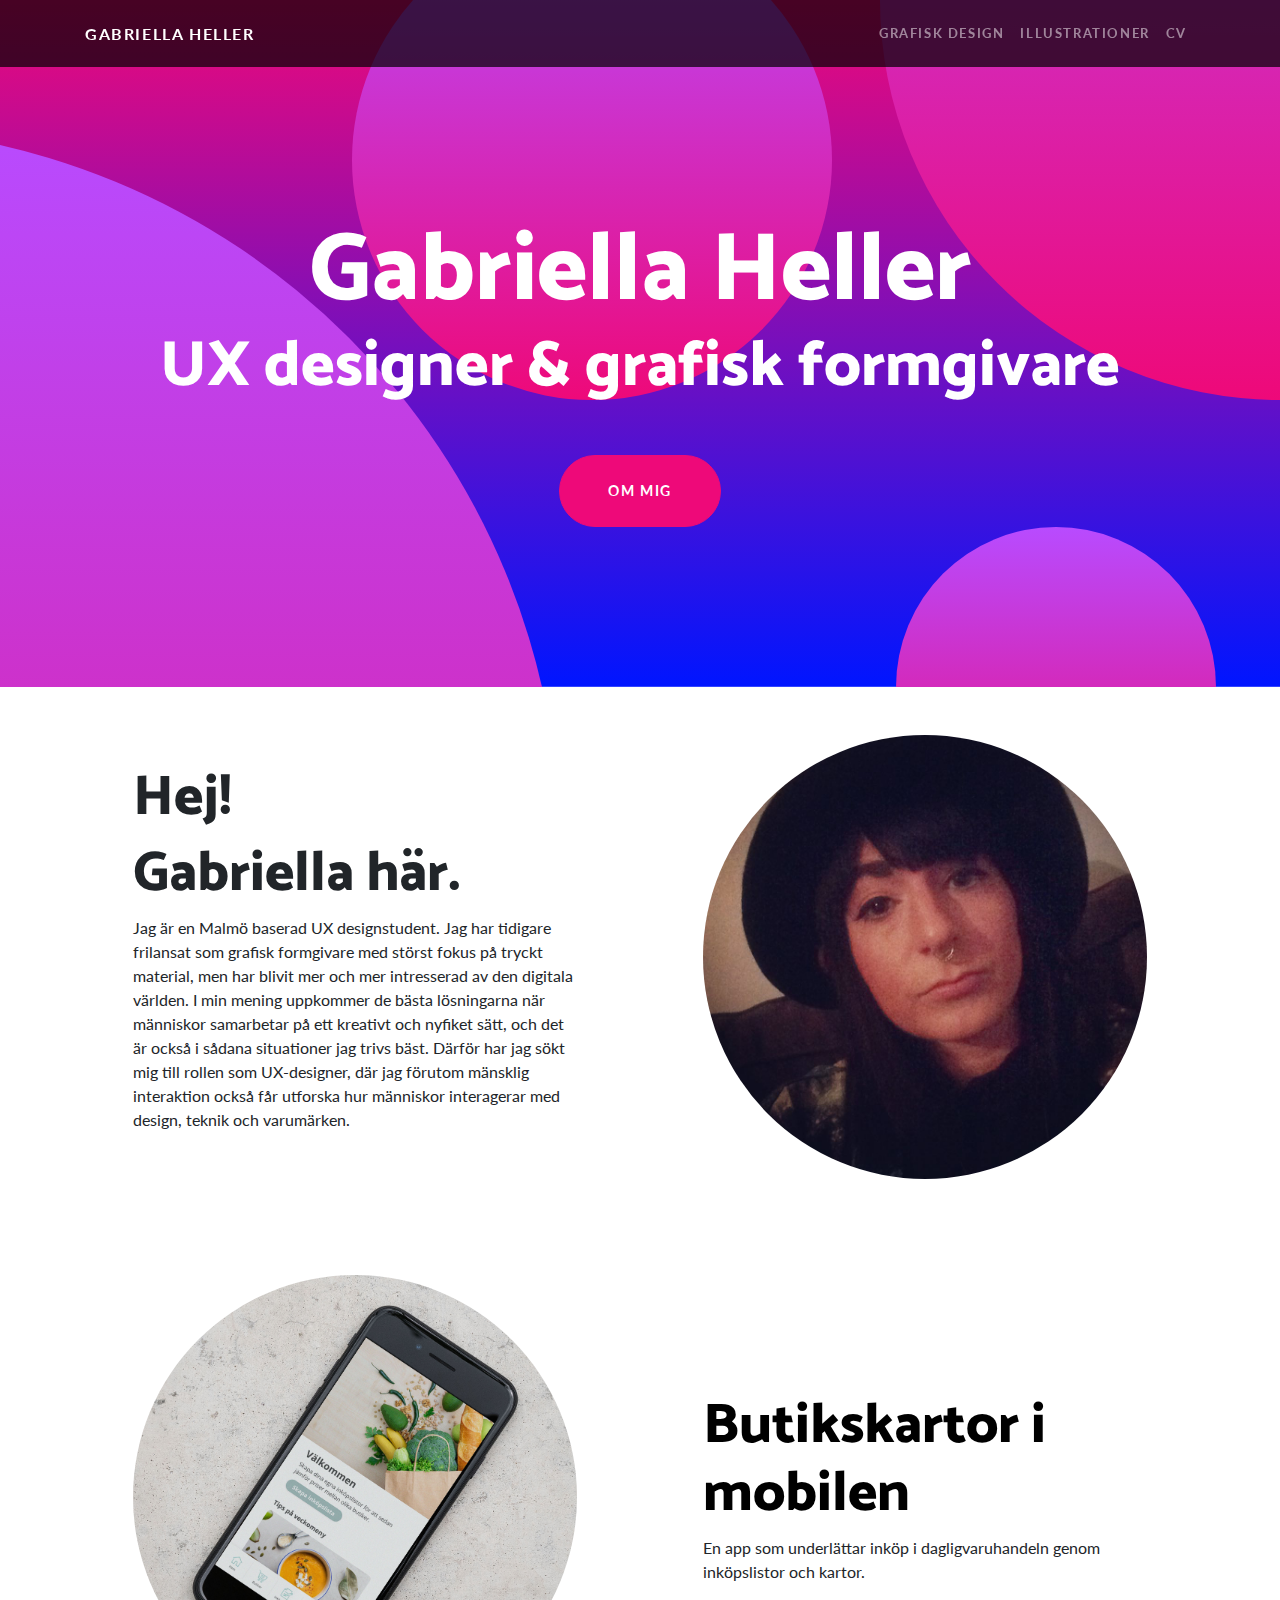
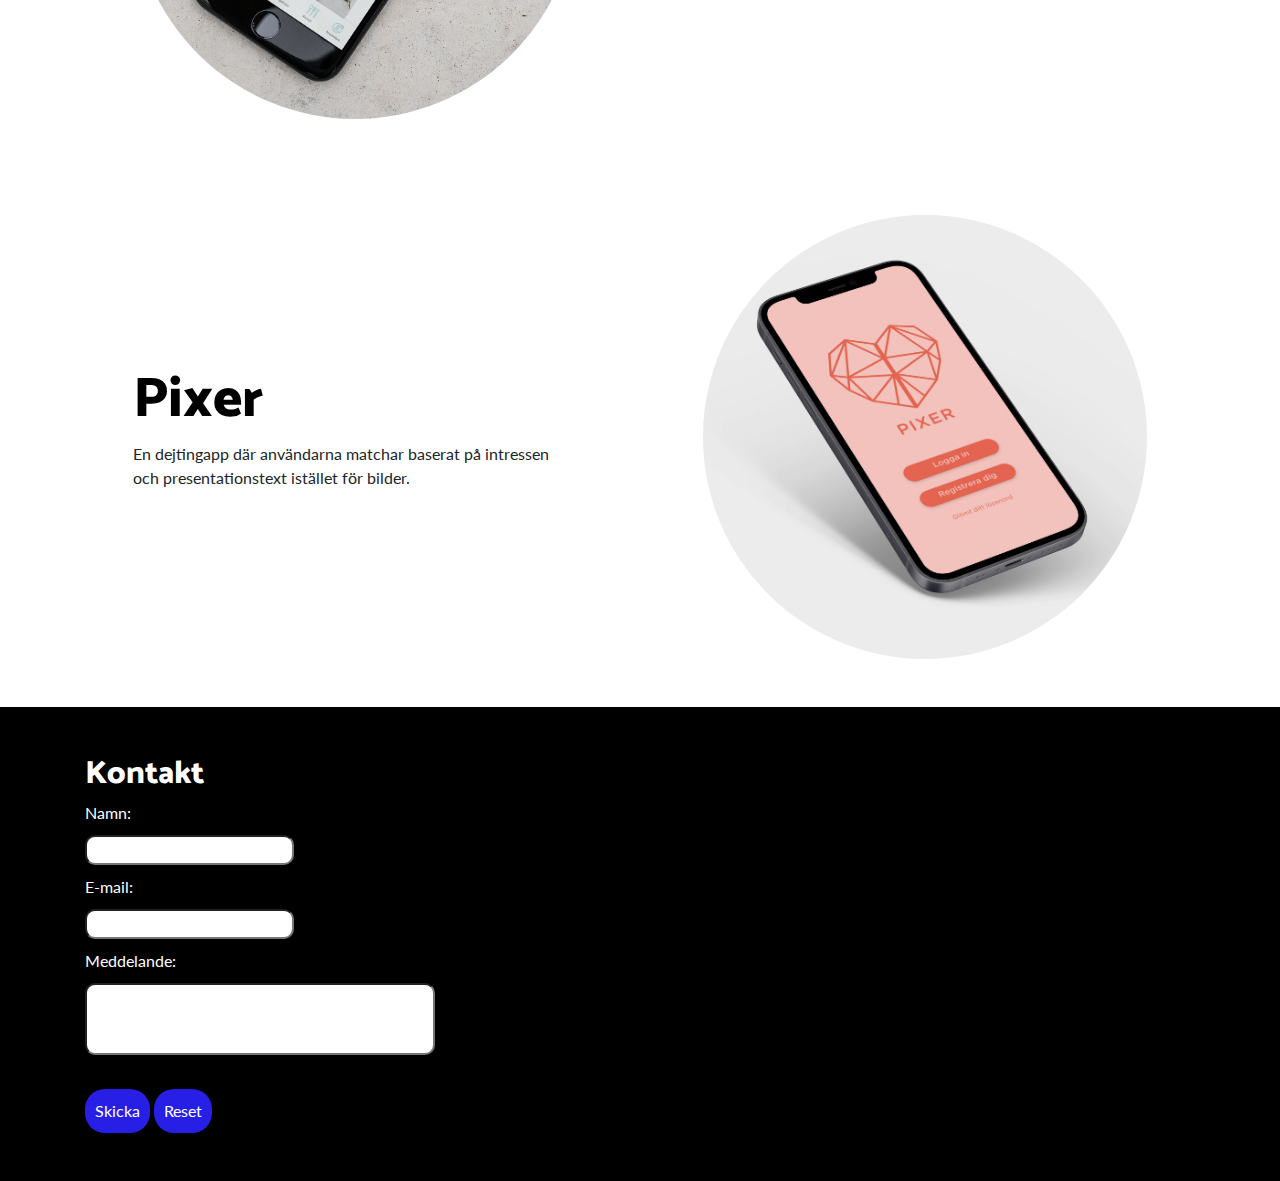
<file: index.html>
<!DOCTYPE html>
<html lang="en">

<head>

  <meta charset="utf-8">
  <meta name="viewport" content="width=device-width, initial-scale=1, shrink-to-fit=no">
  <meta name="Portfolio" content="Gabriella Hellers UX portfolio">
  <meta name="Gabriella Heller" content="UX designer och grafisk designer">
   <meta name="keywords" content=" Gabriella Heller, UX, UX design, designer, portfolio, grafisk design, grafisk formgivning, illustration">

  <title>Gabriella Heller - Portfolio</title>

  <!-- Bootstrap core CSS -->
  <link href="vendor/bootstrap/css/bootstrap.min.css" rel="stylesheet">

  <!-- Custom fonts for this template -->
  <link href="https://fonts.googleapis.com/css?family=Catamaran:100,200,300,400,500,600,700,800,900" rel="stylesheet">
  <link href="https://fonts.googleapis.com/css?family=Lato:100,100i,300,300i,400,400i,700,700i,900,900i" rel="stylesheet">

  <!-- Custom styles for this template -->
  <link href="css/one-page-wonder.min.css" rel="stylesheet">

  <link href="css/stylesheet.css" rel="stylesheet">


</head>

<body>

  <!-- Navigation -->
  <nav class="navbar navbar-expand-lg navbar-dark navbar-custom fixed-top">
    <div class="container">
      <a class="navbar-brand" href="#">Gabriella Heller</a>
      <button class="navbar-toggler" type="button" data-toggle="collapse" data-target="#navbarResponsive" aria-controls="navbarResponsive" aria-expanded="false" aria-label="Toggle navigation">
        <span class="navbar-toggler-icon"></span>
      </button>
      <div class="collapse navbar-collapse" id="navbarResponsive">
        <ul class="navbar-nav ml-auto">
          <li class="nav-item">
            <a class="nav-link" href="grafisk.html">Grafisk design</a>
          </li>
          <li class="nav-item">
            <a class="nav-link" href="illustration.html">Illustrationer</a>
          </li>
          <li class="nav-item">
            <a class="nav-link" href="cv.html">CV</a>
          </li>
        </ul>
      </div>
    </div>
  </nav>

  <header class="masthead text-center text-white">
    <div class="masthead-content">
      <div class="container">
        <h1 class="masthead-heading mb-0">Gabriella Heller</h1>
        <h2 class="masthead-subheading mb-0">UX designer & grafisk formgivare</h2>
        <a href="#section" class="btn btn-primary btn-xl rounded-pill mt-5">Om mig</a>
      </div>
    </div>
    <div class="bg-circle-1 bg-circle"></div>
    <div class="bg-circle-2 bg-circle"></div>
    <div class="bg-circle-3 bg-circle"></div>
    <div class="bg-circle-4 bg-circle"></div>
  </header>

  <section id="section">
    <div class="container">
      <div class="row align-items-center">
        <div class="col-lg-6 order-lg-2">
          <div class="p-5">
            <img class="img-fluid rounded-circle" src="img/gabbi.jpg" alt="">
          </div>
        </div>
        <div class="col-lg-6 order-lg-1">
          <div class="p-5">
            <h2 class="display-4">Hej!</h2>
            <h2 class="display-4">Gabriella här.</h2>
            <p>
Jag är en Malmö baserad UX designstudent. Jag har tidigare
frilansat som grafisk formgivare med störst fokus på tryckt
material, men har blivit mer och mer intresserad av den digitala
världen. I min mening uppkommer de bästa lösningarna
när människor samarbetar på ett kreativt och nyfiket sätt, och
det är också i sådana situationer jag trivs bäst. Därför har jag
sökt mig till rollen som UX-designer, där jag förutom mänsklig
interaktion också får utforska hur människor interagerar med
design, teknik och varumärken.</p>
          </div>
        </div>
      </div>
    </div>
  </section>

  <section>
    <div class="container">
      <div class="row align-items-center">
        <div class="col-lg-6">
          <div class="p-5">
           <a href="karta.html"> <img class="img-fluid rounded-circle" src="img/karta.jpg" alt=""> </a>
          </div>
        </div>
        <div class="col-lg-6">
          <div class="p-5">
          <a href="karta.html">  <h2 class="display-4">Butikskartor i mobilen</h2></a>
            <p>En app som underlättar inköp i dagligvaruhandeln
genom inköpslistor och kartor.</p>
          </div>
        </div>
      </div>
    </div>
  </section>

  <section>
    <div class="container">
      <div class="row align-items-center">
        <div class="col-lg-6 order-lg-2">
          <div class="p-5">
           <a href="pixer.html" > <img class="img-fluid rounded-circle" src="img/Pixer.jpg" alt=""> </a>
          </div>
        </div>
        <div class="col-lg-6 order-lg-1">
          <div class="p-5">
           <a href="pixer.html" >  <h2 class="display-4" href="pixer.html">Pixer</h2> </a>
            <p>En dejtingapp där användarna matchar baserat på
intressen och presentationstext istället för bilder.</p>
          </div>
        </div>
      </div>
    </div>
  </section>

  <!-- Footer -->
  <footer class="py-5 bg-black">
    <div class="container">
      <h2 class="footer">Kontakt</h2>

<form class="form" action="mailto:hellergabriella@gmail.com" method="post" enctype="text/plain">
Namn:<br>
<input type="text" name="name"><br>
E-mail:<br>
<input type="text" name="mail"><br>
Meddelande:<br>
<input class="med" type="text" name="comment" size="50"><br><br>
<input class="button" type="submit" value="Skicka">
<input class="button" type="reset" value="Reset">
</form>

  </footer>

  <!-- Bootstrap core JavaScript -->
  <script src="vendor/jquery/jquery.min.js"></script>
  <script src="vendor/bootstrap/js/bootstrap.bundle.min.js"></script>

</body>

</html>
</file>
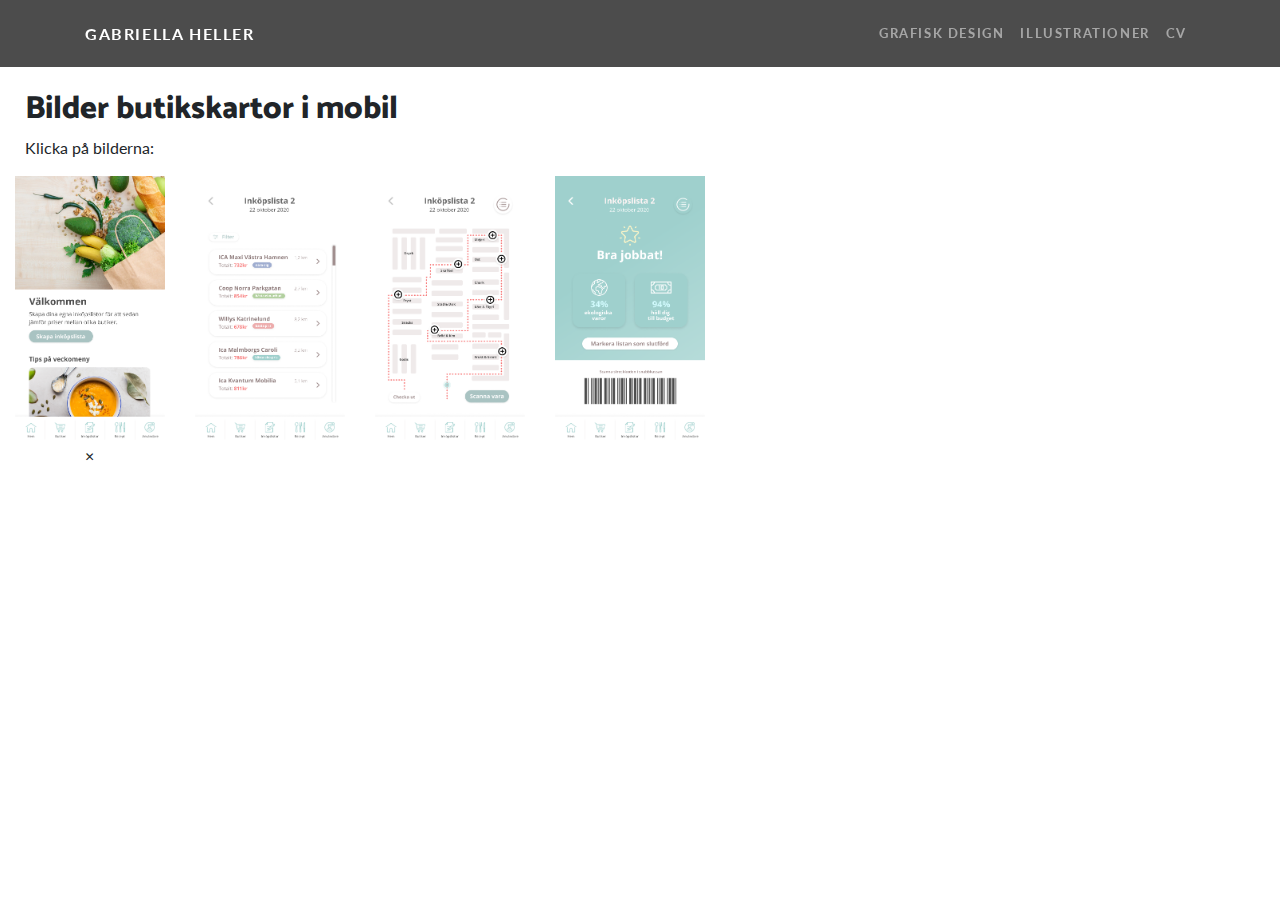
<file: karta.html>
<!DOCTYPE html>
<html lang="en">

<head>

  <meta charset="utf-8">
  <meta name="viewport" content="width=device-width, initial-scale=1, shrink-to-fit=no">
  <meta name="description" content="">
  <meta name="author" content="">

  <title>Gabriella Heller - Portfolio</title>

  <!-- Bootstrap core CSS -->
  <link href="vendor/bootstrap/css/bootstrap.min.css" rel="stylesheet">

  <!-- Custom fonts for this template -->
  <link href="https://fonts.googleapis.com/css?family=Catamaran:100,200,300,400,500,600,700,800,900" rel="stylesheet">
  <link href="https://fonts.googleapis.com/css?family=Lato:100,100i,300,300i,400,400i,700,700i,900,900i" rel="stylesheet">

  <!-- Custom styles for this template -->
  <link href="css/one-page-wonder.min.css" rel="stylesheet">
  <link href="css/stylesheet.css" rel="stylesheet">

</head>

<body>

  <!-- Navigation -->
  <nav class="navbar navbar-expand-lg navbar-dark navbar-custom fixed-top">
    <div class="container">
      <a class="navbar-brand" href="index.html">Gabriella Heller</a>
      <button class="navbar-toggler" type="button" data-toggle="collapse" data-target="#navbarResponsive" aria-controls="navbarResponsive" aria-expanded="false" aria-label="Toggle navigation">
        <span class="navbar-toggler-icon"></span>
      </button>
      <div class="collapse navbar-collapse" id="navbarResponsive">
        <ul class="navbar-nav ml-auto">
          <li class="nav-item">
            <a class="nav-link" href="grafisk.html">Grafisk design</a>
          </li>
          <li class="nav-item">
            <a class="nav-link" href="illustration.html">Illustrationer</a>
          </li>
          <li class="nav-item">
            <a class="nav-link" href="cv.html">CV</a>
          </li>
        </ul>
      </div>
    </div>
  </nav>

  <div  class=bilder>
  <h2>Bilder butikskartor i mobil</h2>
  <p>Klicka på bilderna:</p>
</div>

<!-- The four columns -->
<div class="row">
  <div class="column">
    <img class="pic" src="img/hem.png" alt="Hem" onclick="myFunction(this);">
  </div>
  <div class="column">
    <img class="pic" src="img/jamfora.png" alt="Butik" onclick="myFunction(this);">
  </div>
  <div class="column">
    <img class="pic" src="img/karta1.png" alt="Karta"onclick="myFunction(this);">
  </div>
  <div class="column">
    <img class="pic" src="img/checka.png" alt="Spara" onclick="myFunction(this);">
  </div>
</div>

<div class="container">
  <span onclick="this.parentElement.style.display='none'" class="closebtn">&times;</span>
  <img id="expandedImg">
  <div id="imgtext"></div>
</div>

<script>
function myFunction(imgs) {
  var expandImg = document.getElementById("expandedImg");
  var imgText = document.getElementById("imgtext");
  expandImg.src = imgs.src;
  imgText.innerHTML = imgs.alt;
  expandImg.parentElement.style.display = "block";
}
</script>
</body>
</file>
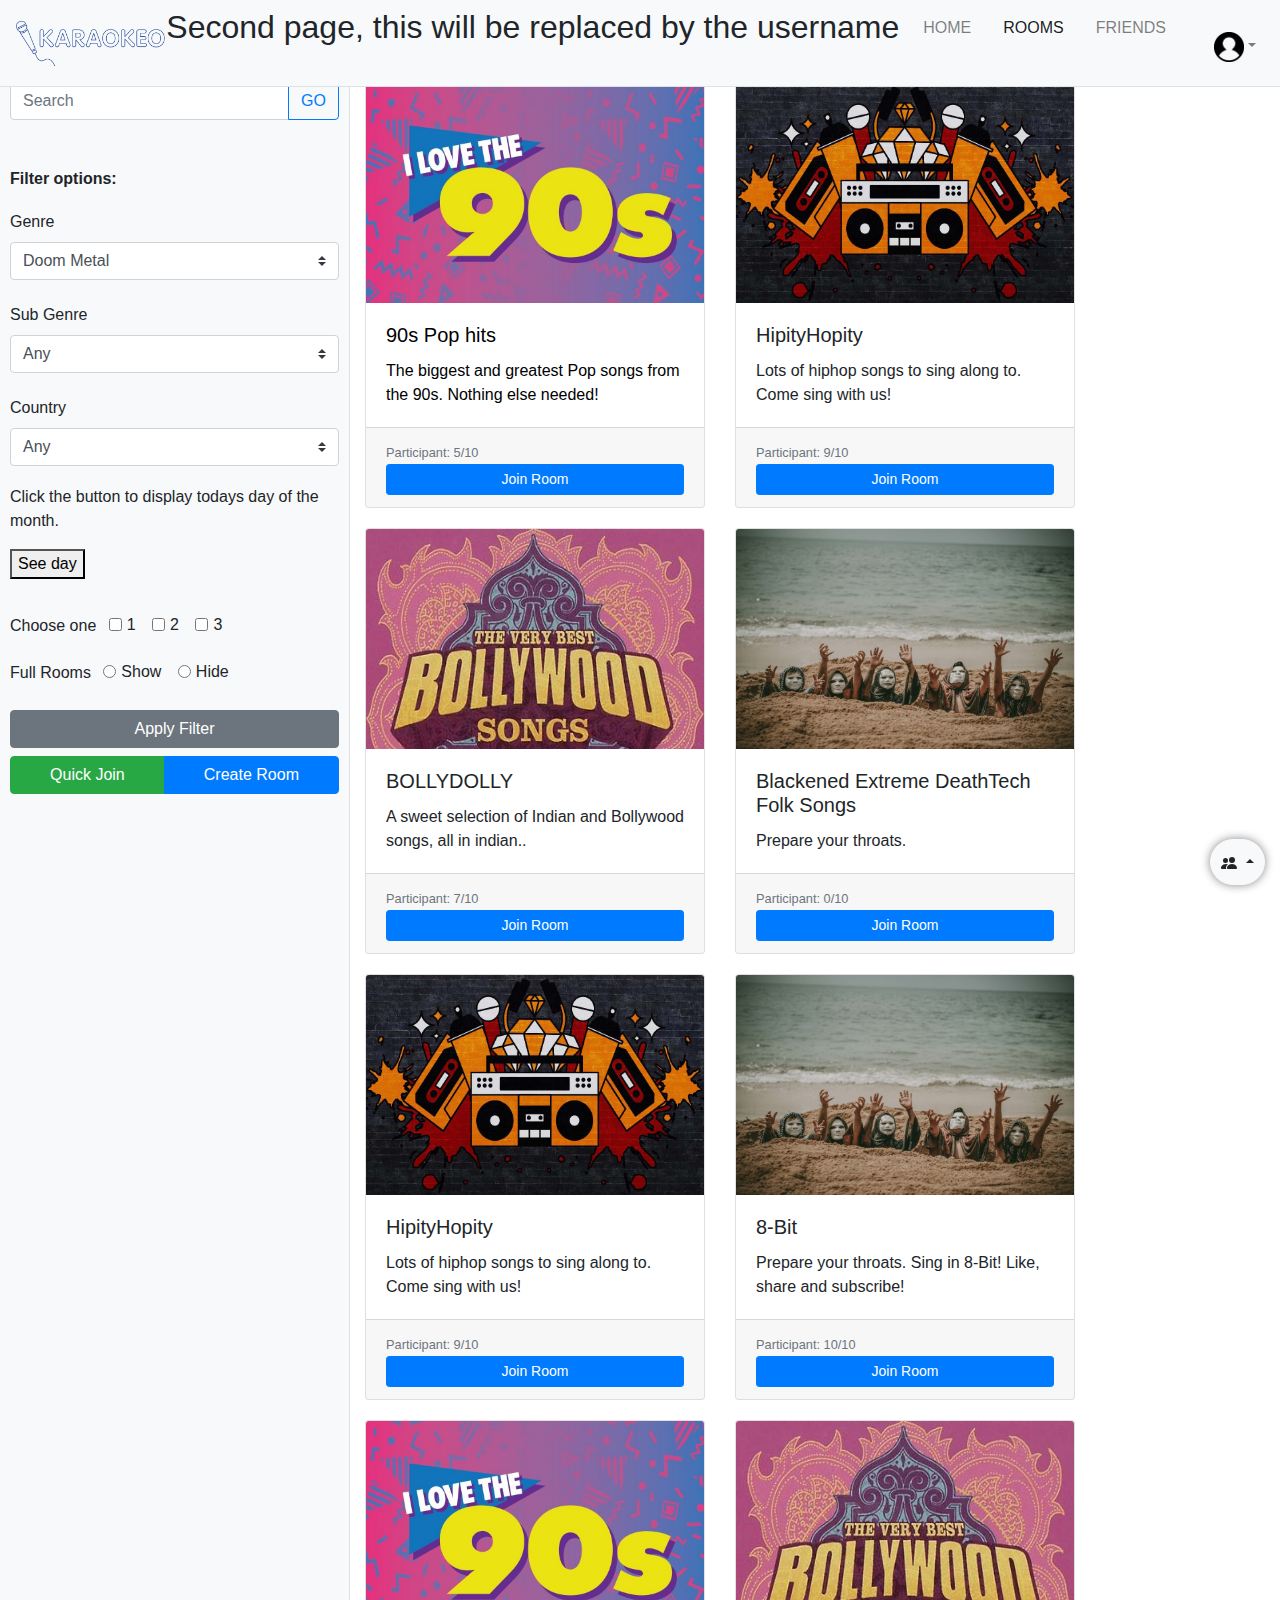
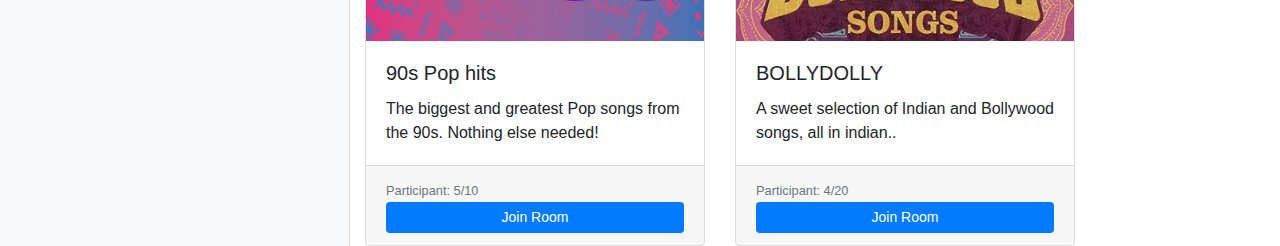
<file: rooms.html>
<!DOCTYPE html>
<html lang="en">
<head>
  <meta charset="utf-8">
  <meta content="width=device-width, initial-scale=1, shrink-to-fit=no" name="viewport">
  <meta content="" name="description">
  <meta content="" name="author">
  <title>KAROKEO</title><!-- Bootstrap core CSS -->
  <link href="vendor/bootstrap/css/bootstrap.min.css" rel="stylesheet"><!-- Custom styles for this template -->
  <link href="css/simple-sidebar.css" rel="stylesheet">
  <link rel="icon" type="image/png" href="img/fav.png" />
  <script src= "base.js"></script>
</head>
<body>
  <!-- /#sidebar-wrapper -->
  <div id="page-content-wrapper">
    <!-- Top Menu-->
    <nav class="navbar navbar-expand-lg navbar-light bg-light border-bottom fixed-top">
      <img alt="karaokeo logo" class="nav-logo" src="img/loggo.png"> 
      <button aria-controls="navbarSupportedContent" aria-expanded="false" aria-label="Toggle navigation" class="navbar-toggler" data-target="#navbarSupportedContent" data-toggle="collapse" type="button"><span class="navbar-toggler-icon"></span></button>
      <div class="collapse navbar-collapse" id="navbarSupportedContent">
        <ul class="navbar-nav ml-auto mt-2 mt-lg-0">
          <li>
          <h2 id="formName">Second page, this will be replaced by the username</h2>
​
          </li>

          <li class="nav-item">
            <a class="nav-link" href="index.html">HOME<span class="sr-only"></span></a>
          </li>
          <li class="nav-item active">
            <a class="nav-link" href="rooms.html">ROOMS<span class="sr-only"></span></a>
          </li>
          <li class="nav-item">
            <a class="nav-link" href="#">FRIENDS</a>
          </li>
          <li class="nav-item dropdown">
            <a aria-expanded="false" aria-haspopup="true" class="nav-link dropdown-toggle" data-toggle="dropdown" href="#" id="navbarDropdown" role="button"></p><img alt="profile icon" src="img/profile-icon.png"></a>
            <div aria-labelledby="navbarDropdown" class="dropdown-menu dropdown-menu-right">
              <a class="dropdown-item" href="#">View Profile</a> 
              <a class="dropdown-item" href="privacy.html">Privacy Settings</a>
              <div class="dropdown-divider"></div><a class="dropdown-item" href="#">Log Out</a>
            </div>
          </li>
          <!--
          <li>
            <a class="menu-icon" href="settings"><img alt="settings icon" src="img/setting.icon.png"></a>
          </li>-->
        </ul>
      </div><!-- End Menu Options-->
    </nav><!-- Main content Wrapper -->
    <div class="d-flex" id="wrapper">
      <!-- Side Content -->
      <div class="bg-light border-right" id="sidebar-wrapper">
        <ul>
          <li>
            <div class="input-group mb-3">
              <input aria-describedby="button-addon2" aria-label="Recipient's username" class="form-control" placeholder="Search" type="text">
              <div class="input-group-append">
                <button class="btn btn-outline-primary" id="button-addon2" type="button">GO</button>
              </div>
            </div>
          </li>
        </ul><!-- Filter -->
        <ul>
          <li style="list-style: none"><strong>Filter options:</strong></li>
          <li><label class="my-1 mr-2" for="inlineFormCustomSelectPref">Genre</label> <select class="custom-select my-1 mr-sm-2" id="inlineFormCustomSelectPref>
            <option selected>
              Any
            </option>
            <option value="1">
              Metal
            </option>
            <option value="2">
              Doom Metal
            </option>
            <option value="3">
              Brutal Technical Death Metal
            </option>
          </select></li>
          <li><label class="my-1 mr-2" for="inlineFormCustomSelectPref">Sub Genre</label> <select class="custom-select my-1 mr-sm-2" id="inlineFormCustomSelectPref">
            <option selected>
              Any
            </option>
            <option value="1">
              One
            </option>
            <option value="2">
              Two
            </option>
            <option value="3">
              Three
            </option>
          </select></li>
          <li><label class="my-1 mr-2" for="inlineFormCustomSelectPref">Country</label> <select class="custom-select my-1 mr-sm-2" id="inlineFormCustomSelectPref">
            <option selected>
              Any
            </option>
            <option value="1">
              Denmark
            </option>
            <option value="2">
              Norway
            </option>
            <option value="3">
              Sweden
            </option>
          </select></li>
          <li>

<p>Click the button to display todays day of the month.</p>

<button onclick="myFunction()">See day</button>

<p id="date"></p>
          </li>
          <li>
            <label class="my-1 mr-2" for="inlineFormCustomSelectPref">Choose one</label>
            <div class="form-check form-check-inline">
              <input class="form-check-input" id="inlineCheckbox1" type="checkbox" value="option1"> <label class="form-check-label" for="inlineCheckbox1">1</label>
            </div>
            <div class="form-check form-check-inline">
              <input class="form-check-input" id="inlineCheckbox2" type="checkbox" value="option2"> <label class="form-check-label" for="inlineCheckbox2">2</label>
            </div>
            <div class="form-check form-check-inline">
              <input class="form-check-input" id="inlineCheckbox2" type="checkbox" value="option2"> <label class="form-check-label" for="inlineCheckbox2">3</label>
            </div>
          </li>
          <li>
            <label class="my-1 mr-2" for="inlineFormCustomSelectPref">Full Rooms</label>
            <div class="form-check form-check-inline">
              <input class="form-check-input" id="inlineRadio1" name="inlineRadioOptions" type="radio" value="option1"> <label class="form-check-label" for="inlineRadio1">Show</label>
            </div>
            <div class="form-check form-check-inline">
              <input class="form-check-input" id="inlineRadio2" name="inlineRadioOptions" type="radio" value="option2"> <label class="form-check-label" for="inlineRadio2">Hide</label>
            </div>
          </li>
          </ul>
          <div class="btnContainer">
            <button class="btn btn-secondary btn-block" type="button">Apply Filter</button>
            <div class="btn-group btn-group-toggle btn-block">
              <label class="btn btn-success"><input checked id="option1" name="options" type="radio"> Quick Join</label> <label class="btn btn-primary"><input id="option2" name="options" type="radio"> Create Room</label>
            </div>
          </div>
      </div>
      <!-- End Filter -->
      <!-- Side Content Toggle Button -->
      <div class="HideBtnContainer">
        <button class="HideBtn" id="side-toggle"><p class="filter">FILTER</p></button>
      </div>
      <!--Main Content-->
      <div class="container-fluid">
        <a href="sing.html">
        <div class="card-deck">
          <div class="card" id="roomCard">
            <img alt="..." class="card-img-top" src="img/room/1.jpg">
            <div class="card-body">
              <h5 class="card-title">90s Pop hits</h5>
              <p class="card-text">The biggest and greatest Pop songs from the 90s. Nothing else needed!</p>
            </div>
            <div class="card-footer">
              <small class="text-muted">Participant: 5/10</small> <button class="btn btn-primary btn-sm btn-block" type="button">Join Room</button>
            </div>
          </div>
</a>
          <div class="card">


            <img alt="..." class="card-img-top" src="img/room/2.jpg">
            <div class="card-body">
              <h5 class="card-title">HipityHopity</h5>
              <p class="card-text">Lots of hiphop songs to sing along to. Come sing with us!</p>
            </div>
            <div class="card-footer">
              <small class="text-muted">Participant: 9/10</small> <button class="btn btn-primary btn-sm btn-block" type="button">Join Room</button>
            </div>
          </div>
          <div class="card">
            <img alt="..." class="card-img-top" src="img/room/3.jpg">
            <div class="card-body">
              <h5 class="card-title">BOLLYDOLLY</h5>
              <p class="card-text">A sweet selection of Indian and Bollywood songs, all in indian..</p>
            </div>
            <div class="card-footer">
              <small class="text-muted">Participant: 7/10</small> <button class="btn btn-primary btn-sm btn-block" type="button">Join Room</button>
            </div>
          </div>
          <div class="card">
            <img alt="..." class="card-img-top" src="img/room/4.jpg">
            <div class="card-body">
              <h5 class="card-title">Blackened Extreme DeathTech Folk Songs</h5>
              <p class="card-text">Prepare your throats.</p>
            </div>
            <div class="card-footer">
              <small class="text-muted">Participant: 0/10</small> <button class="btn btn-primary btn-sm btn-block" type="button">Join Room</button>
            </div>
          </div>
          <div class="card">
            <img alt="..." class="card-img-top" src="img/room/2.jpg">
            <div class="card-body">
              <h5 class="card-title">HipityHopity</h5>
              <p class="card-text">Lots of hiphop songs to sing along to. Come sing with us!</p>
            </div>
            <div class="card-footer">
              <small class="text-muted">Participant: 9/10</small> <button class="btn btn-primary btn-sm btn-block" type="button">Join Room</button>
            </div>
          </div>
          <div class="card">
            <img alt="..." class="card-img-top" src="img/room/4.jpg">
            <div class="card-body">
              <h5 class="card-title">8-Bit</h5>
              <p class="card-text">Prepare your throats. Sing in 8-Bit! Like, share and subscribe!</p>
            </div>
            <div class="card-footer">
              <small class="text-muted">Participant: 10/10</small> <button class="btn btn-primary btn-sm btn-block" type="button">Join Room</button>
            </div>
          </div>
          <div class="card">
            <img alt="..." class="card-img-top" src="img/room/1.jpg">
            <div class="card-body">
              <h5 class="card-title">90s Pop hits</h5>
              <p class="card-text">The biggest and greatest Pop songs from the 90s. Nothing else needed!</p>
            </div>
            <div class="card-footer">
              <small class="text-muted">Participant: 5/10</small> <button class="btn btn-primary btn-sm btn-block" type="button">Join Room</button>
            </div>
          </div>
          <div class="card">
            <img alt="..." class="card-img-top" src="img/room/3.jpg">
            <div class="card-body">
              <h5 class="card-title">BOLLYDOLLY</h5>
              <p class="card-text">A sweet selection of Indian and Bollywood songs, all in indian..</p>
            </div>
            <div class="card-footer">
              <small class="text-muted">Participant: 4/20</small> <button class="btn btn-primary btn-sm btn-block" type="button">Join Room</button>
            </div>
          </div>
          <!--End of cards-->
        </div>
      </div>
    </div>
  </div>













<div class="btn-group dropup" data-toggle="tooltip" title="Friends" id="friends">
  <button type="button" class="btn btn-light dropdown-toggle" data-toggle="dropdown" aria-haspopup="true" aria-expanded="false" id="Btn">
    <svg width="1em" height="1em" viewBox="0 0 16 16" class="bi bi-people-fill" fill="currentColor" xmlns="http://www.w3.org/2000/svg">
      <path fill-rule="evenodd" d="M7 14s-1 0-1-1 1-4 5-4 5 3 5 4-1 1-1 1H7zm4-6a3 3 0 1 0 0-6 3 3 0 0 0 0 6zm-5.784 6A2.238 2.238 0 0 1 5 13c0-1.355.68-2.75 1.936-3.72A6.325 6.325 0 0 0 5 9c-4 0-5 3-5 4s1 1 1 1h4.216zM4.5 8a2.5 2.5 0 1 0 0-5 2.5 2.5 0 0 0 0 5z"/>
    </svg>
  </button>
  <div class="dropdown-menu">
    <!-- Dropdown menu links -->
    <div class="friends-title">
      <h5>Online Friends</h5>
    </div>
    <!--<button class="btn-friendslist">
      <img class="friends-icon" src="img/profile-icon.png" alt="">
      Michael Jelicic
    </button>
    <button class="btn-friendslist">
      <img class="friends-icon" src="img/profile-icon.png" alt="">
      Taif Abu Taleb
    </button>
    <button class="btn-friendslist">
      <img class="friends-icon" src="img/profile-icon.png" alt="">
      Gabriella Heller
    </button>
    <button class="btn-friendslist">
      <img class="friends-icon" src="img/profile-icon.png" alt="">
      Mikael Phan Hien
    </button>
    <button class="btn-friendslist">
      <img class="friends-icon" src="img/profile-icon.png" alt="">
      Marcus Johansson
    </button>-->
    <div class="dropdown-divider"></div>
      <a class="dropdown-item" href="#">
        <img class="friends-icon" src="img/profile-icon.png" alt="">
        Michael Jelicic
      </a>
    <div class="dropdown-divider"></div>
      <a class="dropdown-item" href="#">
        <img class="friends-icon" src="img/profile-icon.png" alt="">
        Taif Abu Taleb
      </a>
    <div class="dropdown-divider"></div>
      <a class="dropdown-item" href="#">
        <img class="friends-icon" src="img/profile-icon.png" alt="">
        Gabriella Heller
      </a>
    <div class="dropdown-divider"></div>
      <a class="dropdown-item" href="#">
        <img class="friends-icon" src="img/profile-icon.png" alt="">
        Marcus Johansson
      </a>
    <div class="dropdown-divider"></div>
      <a class="dropdown-item" href="#">
        <img class="friends-icon" src="img/profile-icon.png" alt="">
        Mikael Phan Hien
      </a>
    <div class="dropdown-divider"></div>
            
  </div>
</div>














  <!-- Bootstrap core JavaScript -->
  <script src="vendor/jquery/jquery.min.js">
  </script> 
  <script src="vendor/bootstrap/js/bootstrap.bundle.min.js">
  </script> <!-- Side Content Toggle Script -->
   
  <script>
     $("#side-toggle").click(function(e) {
       e.preventDefault();
       $("#wrapper").toggleClass("toggled");
     });
  </script>
</body>
</html>
</file>
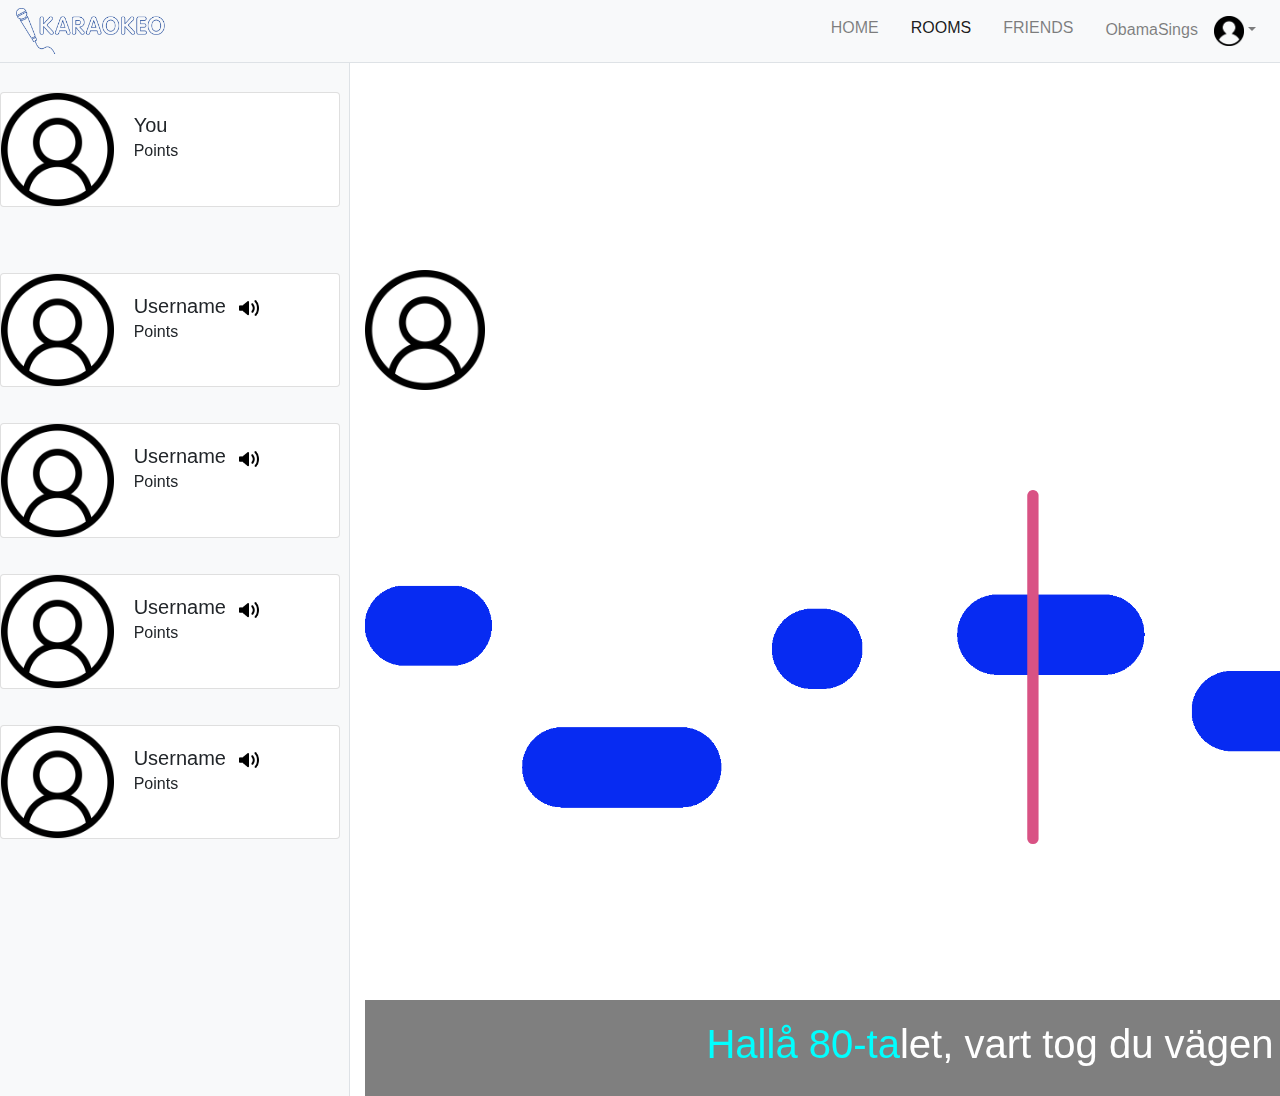
<file: sing.html>
<!DOCTYPE html>
<html lang="en">
<head>
  <meta charset="utf-8">
  <meta content="width=device-width, initial-scale=1, shrink-to-fit=no" name="viewport">
  <meta content="" name="description">
  <meta content="" name="author">
  <title>KAROKEO</title><!-- Bootstrap core CSS -->
  <link href="vendor/bootstrap/css/bootstrap.min.css" rel="stylesheet"><!-- Custom styles for this template -->
  <link href="css/simple-sidebar.css" rel="stylesheet">
  <link href="css/sing.css" rel="stylesheet">
  <link rel="icon" type="image/png" href="img/fav.png" />
</head>
<body>
  <!-- /#sidebar-wrapper -->
  <div id="page-content-wrapper">
    <!-- Top Menu-->
    <nav class="navbar navbar-expand-lg navbar-light bg-light border-bottom fixed-top">
      <img alt="karaokeo logo" class="nav-logo" src="img/loggo.png"> <button aria-controls="navbarSupportedContent" aria-expanded="false" aria-label="Toggle navigation" class="navbar-toggler" data-target="#navbarSupportedContent" data-toggle="collapse" type="button"><span class="navbar-toggler-icon"></span></button>
      <div class="collapse navbar-collapse" id="navbarSupportedContent">
        <ul class="navbar-nav ml-auto mt-2 mt-lg-0">
          <li class="nav-item">
            <a class="nav-link" href="index.html">HOME<span class="sr-only"></span></a>
          </li>
          <li class="nav-item active">
            <a class="nav-link" href="rooms.html">ROOMS<span class="sr-only"></span></a>
          </li>
          <li class="nav-item">
            <a class="nav-link" href="#">FRIENDS</a>
          </li>
          <li class="nav-item dropdown">
            <a aria-expanded="false" aria-haspopup="true" class="nav-link dropdown-toggle" data-toggle="dropdown" href="#" id="navbarDropdown" role="button">ObamaSings<img alt="profile icon" src="img/profile-icon.png"></a>
            <div aria-labelledby="navbarDropdown" class="dropdown-menu dropdown-menu-right">
              <a class="dropdown-item" href="#">View Profile</a> 
              <a class="dropdown-item" href="privacy.html">Privacy Settings</a>
              <div class="dropdown-divider"></div><a class="dropdown-item" href="#">Log Out</a>
            </div>
          </li>
          <!--
          <li>
            <a class="menu-icon" href="settings"><img alt="settings icon" src="img/setting.icon.png"></a>
          </li>-->
        </ul>
      </div><!-- End Menu Options-->
    </nav><!-- Main content Wrapper -->
    <div class="d-flex" id="wrapper">
   <!-- Side Content -->
    <div class="bg-light border-right sidemeny" id="sidebar-wrapper">
    <div class="list-group list-group-flush">
      <div class="card mb-3" style="max-width: 300px; margin-top: 30px;">
        <div class="row no-gutters">
        <div class="col-md-4">
          <img src="img/user.png" class="card-img" alt="userpic">
        </div>
        <div class="col-md-8">
          <div class="card-body">
          <h5 class="card-title">You</h5>
          <p class="card-text">Points</p>
          </div>
        </div>
        </div>
      </div>
      
      <div class="card mb-3" style="max-width: 250px; margin-top: 50px;">
        <div class="row no-gutters">
        <div class="col-md-4">
          <img src="img/user.png" class="card-img" alt="userpic">
        </div>
        <div class="col-md-8">
          <div class="card-body">
          <h5 class="card-title">Username</h5>
          <img src="img/mute.png" alt="mute" class="mute"></img>
          <p class="card-text">Points</p>
          </div>
        </div>
        </div>
      </div>
      
      <div class="card mb-3" style="max-width: 250px;">
        <div class="row no-gutters">
        <div class="col-md-4">
          <img src="img/user.png" class="card-img" alt="userpic">
        </div>
        <div class="col-md-8">
          <div class="card-body">
          <h5 class="card-title">Username</h5>
          <img src="img/mute.png" alt="mute" class="mute"></img>
          <p class="card-text">Points</p>
          </div>
        </div>
        </div>
      </div>
      
      <div class="card mb-3" style="max-width: 250px;">
        <div class="row no-gutters">
        <div class="col-md-4">
          <img src="img/user.png" class="card-img" alt="userpic">
        </div>
        <div class="col-md-8">
          <div class="card-body">
          <h5 class="card-title">Username</h5>
          <img src="img/mute.png" alt="mute" class="mute"></img>
          <p class="card-text">Points</p>
          </div>
        </div>
        </div>
      </div>
      
      <div class="card mb-3" style="max-width: 250px;">
        <div class="row no-gutters">
        <div class="col-md-4">
          <img src="img/user.png" class="card-img" alt="userpic">
        </div>
        <div class="col-md-8">
          <div class="card-body">
          <h5 class="card-title">Username</h5>
          <img src="img/mute.png" alt="mute" class="mute"></img>
          <p class="card-text">Points</p>
          </div>
        </div>
        </div>
      </div>
    </div>
    </div>


      <!--Main Content-->
    <div class="container-fluid">
    <div id="Albumstuff">
      <div class="txtnstuff">
        <h1 class="mt-4 title">Song title</h1>
        <p class="">Artist name</p>
        <p class="">02:26/04:20</p>
      </div>
    </div>
    <img src="img/user.png" alt="AlbumCover" class="albumcover"></img>
    <img src="img/song.png" alt="gameconcept" class="game"></img>
    <div class="video-background">
      <div class="video-foreground">
      <iframe src="https://www.youtube.com/embed/W0LHTWG-UmQ?controls=0&showinfo=0&rel=0&autoplay=1&loop=1&playlist=W0LHTWG-UmQ" frameborder="0" allowfullscreen>
      </iframe>
        </div>
    </div>
    
    <div>
    <div id="lyricscontent">
      <h1 id="lyrics"><span style="color: cyan">Hallå 80-ta</span>let, vart tog du vägen</h1>
    </div>
    </div>
  </div>
  </div>

  <!-- Bootstrap core JavaScript -->
  <script src="vendor/jquery/jquery.min.js"></script>
  <script src="vendor/bootstrap/js/bootstrap.bundle.min.js"></script>

  <!-- Side Content Toggle Script -->
  <script>
    $("#side-toggle").click(function(e) {
      e.preventDefault();
      $("#wrapper").toggleClass("toggled");
    });
  </script>

</body>

</html>
</file>
<file: css/stylesheet.css>
img.cv {
  max-width: 100%;
  height: auto;
  margin-top: 50px;
}

a {
    text-decoration: none;
    color: black;
  }

a:hover {
 color: #616161;
 text-decoration: none;
}

h2.footer {
    color: white;
}

.form {
  color: white;
}

input.button {
    background-color: #271fe5;
    border: none;
    border-radius: 20px;
    padding: 10px;
    color: white;
}

input[type="text"] {
    margin-top: 10px;
    margin-bottom: 10px;
    border-radius: 10px;
    max-width: 350px;
}

input.med {
    padding: 22px;
}

div.gallery {
  margin: 5px;
  border: 1px solid #ccc;
  float: left;
  width: 120px;
}

div.gallery:hover {
  border: 1px solid #777;
}

div.gallery img {
  width: 50%;
  height: auto;
}

div.desc {
  padding: 15px;
  text-align: center;
}

.bilder {
    margin-top: 90px;
    margin-left: 25px;
}

.pic {
 max-width: 150px;
}

.column {
    margin-left: 30px;
}

img#expandedImg {
    margin-top: 30px;
    max-width: 200px;
}

div#imgtext {
    margin-left: 30px;
}
</file>
<file: css/one-page-wonder.min.css>
/*!
 * Start Bootstrap - One Page Wonder v5.0.8 (https://startbootstrap.com/theme/one-page-wonder)
 * Copyright 2013-2020 Start Bootstrap
 * Licensed under MIT (https://github.com/StartBootstrap/startbootstrap-one-page-wonder/blob/master/LICENSE)
 */body{font-family:Lato}
 h1,h2,h3,h4,h5,h6{font-family:Catamaran;font-weight:800!important}
 .btn-xl{text-transform:uppercase;padding:1.5rem 3rem;font-size:.9rem;font-weight:700;letter-spacing:.1rem}
 .bg-black{background-color:#000!important}
 .rounded-pill{border-radius:5rem}
 .navbar-custom{padding-top:1rem;padding-bottom:1rem;background-color:rgba(0,0,0,.7)}
 .navbar-custom 
 .navbar-brand{text-transform:uppercase;font-size:1rem;letter-spacing:.1rem;font-weight:700}
 .navbar-custom 
 .navbar-nav 
 .nav-item 
 .nav-link{text-transform:uppercase;font-size:.8rem;font-weight:700;letter-spacing:.1rem}
 header.masthead{position:relative;overflow:hidden;padding-top:calc(7rem + 72px);padding-bottom:7rem;background:linear-gradient(0deg,#0015FF 0,#ee0979 100%);background-repeat:no-repeat;background-position:center center;background-attachment:scroll;background-size:cover}
 header.masthead .masthead-content{z-index:1;position:relative}
 header.masthead 
 .masthead-content 
 .masthead-heading{font-size:4rem}
 header.masthead .masthead-content 
 .masthead-subheading{font-size:2rem}
 header.masthead 
 .bg-circle{z-index:0;position:absolute;border-radius:100%;background:linear-gradient(0deg,#ee0979 0,#B84BFF 100%)}
 header.masthead 
 .bg-circle-1{height:90rem;width:90rem;bottom:-55rem;left:-55rem}
 header.masthead 
 .bg-circle-2{height:50rem;width:50rem;top:-25rem;right:-25rem}
 header.masthead 
 .bg-circle-3{height:20rem;width:20rem;bottom:-10rem;right:5%}
 header.masthead 
 .bg-circle-4{height:30rem;width:30rem;top:-5rem;right:35%}


 @media (min-width:992px){header.masthead{padding-top:calc(10rem + 55px);padding-bottom:10rem}header.masthead .masthead-content .masthead-heading{font-size:6rem}header.masthead .masthead-content .masthead-subheading{font-size:4rem}}.bg-primary{background-color:#ee0979!important}.btn-primary{background-color:#ee0979;border-color:#ee0979}.btn-primary:active,.btn-primary:focus,.btn-primary:hover{background-color:#bd0760!important;border-color:#bd0760!important}.btn-primary:focus{box-shadow:0 0 0 .2rem rgba(238,9,121,.5)}.btn-secondary{background-color:#ff6a00;border-color:#ff6a00}.btn-secondary:active,.btn-secondary:focus,.btn-secondary:hover{background-color:#c50!important;border-color:#c50!important}.btn-secondary:focus{box-shadow:0 0 0 .2rem rgba(255,106,0,.5)}
</file>
<file: css/simple-sidebar.css>
/*!
 * Start Bootstrap - Simple Sidebar (https://startbootstrap.com/template/simple-sidebar)
 * Copyright 2013-2020 Start Bootstrap
 * Licensed under MIT (https://github.com/StartBootstrap/startbootstrap-simple-sidebar/blob/master/LICENSE)
 */

 #wrapper {
    overflow-x: hidden;
    padding-top: 62px;
 }

#sidebar-wrapper {
  min-height: 90vh;
  margin-left: -22em;
  -webkit-transition: margin .25s ease-out;
  -moz-transition: margin .25s ease-out;
  -o-transition: margin .25s ease-out;
  transition: margin .25s ease-out;
  max-width: 350px;
  min-width: 350px;
}

#sidebar-wrapper .sidebar-heading {
  padding: 0.875rem 1.25rem;
  font-size: 1.2rem;
}

#sidebar-wrapper .list-group {
  width: 15rem;
}

#page-content-wrapper {
  min-width: 100vw;
}
/*.fixed {
  position: fixed;
}*/

#wrapper.toggled #sidebar-wrapper {
  margin-left: 0;
}

.bg-light {
    background-color: #adb5bd;
}

a {
  text-decoration: none;
  color: black;
}
a:hover {
  text-decoration: none;
  color: black;
}
/*Filter*/
#sidebar-wrapper ul {
  list-style-type: none;
  margin-left: -30px;
  margin-right: 10px;
  margin-top: 10px;
}

#sidebar-wrapper li {
  /*border-bottom: solid;*/
  border-width: 1px;
  padding-bottom: 5px;
  padding-top: 10px;
  border-color: lightgrey;
}
p.filter {
  writing-mode: vertical-rl; 
  margin-left: -2px;
  margin-right: -2px;
  padding-top: 16px;
}

/*End Filter*/

/*Top Nav*/
.navbar {
  width: 100%;
}
a.nav-link {
  color: blue;
}

.nav-logo{
  width: 150px;
}
.nav-link {
  border-radius: 1px;
  margin-left: 1em;
}
a.menu-icon img {
  height: 30px;
  margin-left: 1em;
  margin-top: 6px;
}

a.nav-link img {
  height: 30px;
  margin-left: 1em;
}
/*End Top Nav*/


/*room cards*/
.card {
  max-width: 340px;
  min-width: 340px;
  margin-top: 20px;
}

.card img {
  min-height: 220px;
  max-height: 220px;
}
/*End Room cards*/


.HideBtn {
  border: none;
  text-align: center;
  text-decoration: none;
  display: inline-block;
  font-size: 14px;
  margin: 2px 2px;
  border-radius: 5px;
}

.HideBtnContainer {
  /*margin-right: -10px;*/
  display: none;
}

.btnContainer {
  top: 100%;
  margin-left: 10px;
  margin-right: 10px;
  margin-top: 10px;
}

@media (min-width: 768px) {
  #sidebar-wrapper {
    margin-left: 0;
  }

  #page-content-wrapper {
    min-width: 0;
    width: 100%;
  }

  #wrapper.toggled #sidebar-wrapper {
    margin-left: -22rem;
  }
}

@media only screen and (max-width: 1050px) {
  .HideBtnContainer {
  display: block;
  }
  .card img {
    height: 200px;
  }
}

@media only screen and (max-width: 800px) {
  .HideBtnContainer {
  display: block;
  }
  .card {
    max-width: 320px;
    min-width: 320px;
    margin-top: 20px;
  }
  .card img {
    min-height: 80px;
    max-height: 80px;
  }
}





/*Friends list*/
#friends {
  position: fixed; 
  right: 15px; 
  bottom: 15px;
  display: -ms-inline-flexbox;
  z-index: 1;
}

#Btn {
  padding: 10px;
  box-shadow: 0px 0px 10px 0px #888888;
}

.btn-group-vertical {
  position: fixed; 
  right: 15px; 
  bottom: 15px;
  display: -ms-inline-flexbox;
  z-index: 1;
}
.dropdown-toggle{
  border-radius: 40px;
}
.dropdown-menu{
  min-width: 12em;
  padding: 0;
  box-shadow: 0px 0px 20px 0px #888888;
}
.btn-friendslist {
width: 100%;
/*background-color: #007bff;*/
height: 45px;
/*display: -webkit-box;*/

}
.btn-friendslist:hover {
  background-color: lightgrey;
}
.friends-icon{
  width: 20px;
}
.friends-title{
  text-align: center;
}
/*End of Friendslist*/
</file>
<file: css/sing.css>
/*!
 * Start Bootstrap - Simple Sidebar (https://startbootstrap.com/template/simple-sidebar)
 * Copyright 2013-2020 Start Bootstrap
 * Licensed under MIT (https://github.com/StartBootstrap/startbootstrap-simple-sidebar/blob/master/LICENSE)
 */
 *{
	box-sizing: border-box; 
 }
 
 #wrapper {
	min-height: 93vh;
	overflow: hidden;
 }
 
#sidebar-wrapper {
  max-width: 300px;
  min-height: 95vh;
}

#sidebar-wrapper .sidebar-heading {
  padding: 0.875rem 1.25rem;
  font-size: 1.2rem;
}

#sidebar-wrapper .list-group {
  width: 25rem;
}

#page-content-wrapper {
  min-width: 100vw;
}

#wrapper.toggled #sidebar-wrapper {
  margin-left: 0;
}

@media screen and (max-width: 768px) {
	#sidebar-wrapper {
		display: none;
  }
}

.bg-light {
    background-color: #adb5bd;
}

/*Top Nav*/
.navbar {
  width: 100%;
}
.nav-logo{
  width: 150px;
}
.nav-link {
  border-radius: 5px;
  margin-left: 1em;
  
}
a.menu-icon img {
  height: 30px;
  margin-left: 1em;
}
a {
	text-decoration: none;
	color: black;
}
.topmeny{
	background-color: #f8f9fa;
}
/*End Top Nav*/

/*sidebar-cards*/
.sidemeny{
	background-color: #f8f9fa;
}

.mute{
	position: inline-block;
	width: 20px;
	height: 20px;
}

.card-title{
	display: inline;
	padding-right: 9px;
}

.sidebar-names{
	margin-top:30px;
	padding:14px;
	list-style-type: none;
	color: white;
}

.avatars{
	display: inline-flex;
	width: 100%;
}
/*sidebar-cards end*/

/*main*/
.container-fluid{
	background-color:#;
}

#Albumstuff{
	margin-left: 1270px;
	display: inline-flex;
	vertical-align: middle;
}

.txtnstuff{
	right: 20px;
	position: relative;
	text-align:right;
	color: white;
}

.albumcover{
	background-color:white;
	width: 120px;
	height: 120px;
}

.game{
	margin-top: 100px;
	height: 360px;
}
.card img {
  min-height: 10px;
  max-height: 150px;
}
#lyricscontent{
	margin-top: 150px;
	background: rgba(0, 0, 0, 0.5);
	color: #f1f1f1;
	padding: 20px;
	text-align: center;
	color: white;
}

@media (max-width: 768px) {
	#lyricscontent{
		margin-top: 100px;
	}
	
	#Albumstuff{
		display: inline;
		margin: 0px;
		background-color:black;
	}
  
	.albumcover{
		display: none;
	}
	
	.game{
		margin-top: 100px;
		margin-left: 0px;
		width: 650px;
		height: 160px;
}
}

/*video*/
.video-background {
  position: absolute;
  top: 0; right: 0; bottom: 0; left: 0;
  z-index: -1;
}

.video-foreground,
.video-background iframe {
  position: absolute;
  left: 150px;
  width: 100%;
  height: 100%;
  max-width: 1620px;
  pointer-events: none;
}

#vidtop-content {
	top: 0;
	color: #fff;
}

@media (max-width: 690px){
	.video-background {
	position: relative;
	top: 0; right: 0; bottom: 0; left: 0;
	z-index: -1;
}
.video-foreground,
.video-background iframe {
  position: fixed;
  top: 0px;
  left: 0px;
  width: 100%;
  height: 100%;
  max-width: 1620px;
  pointer-events: none;
}
}
/*video end*/
/*main end*/
</file>
